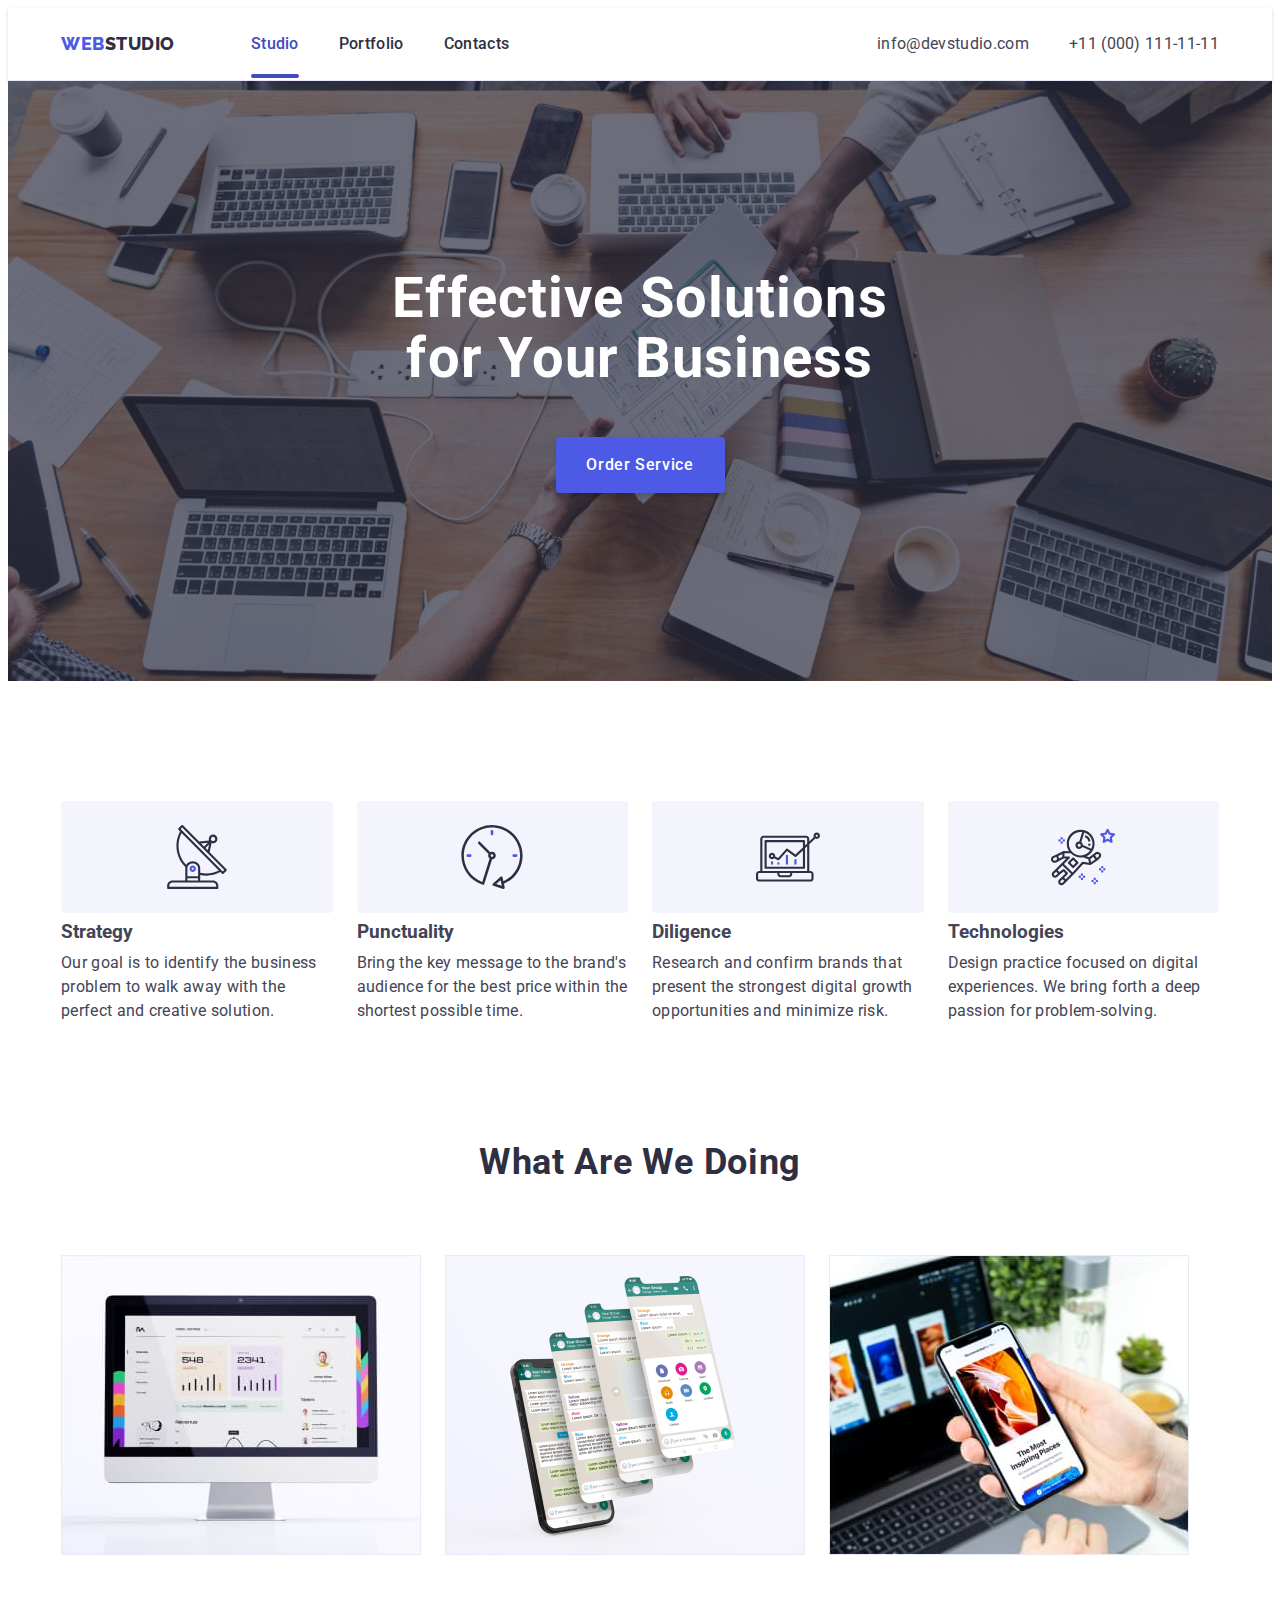
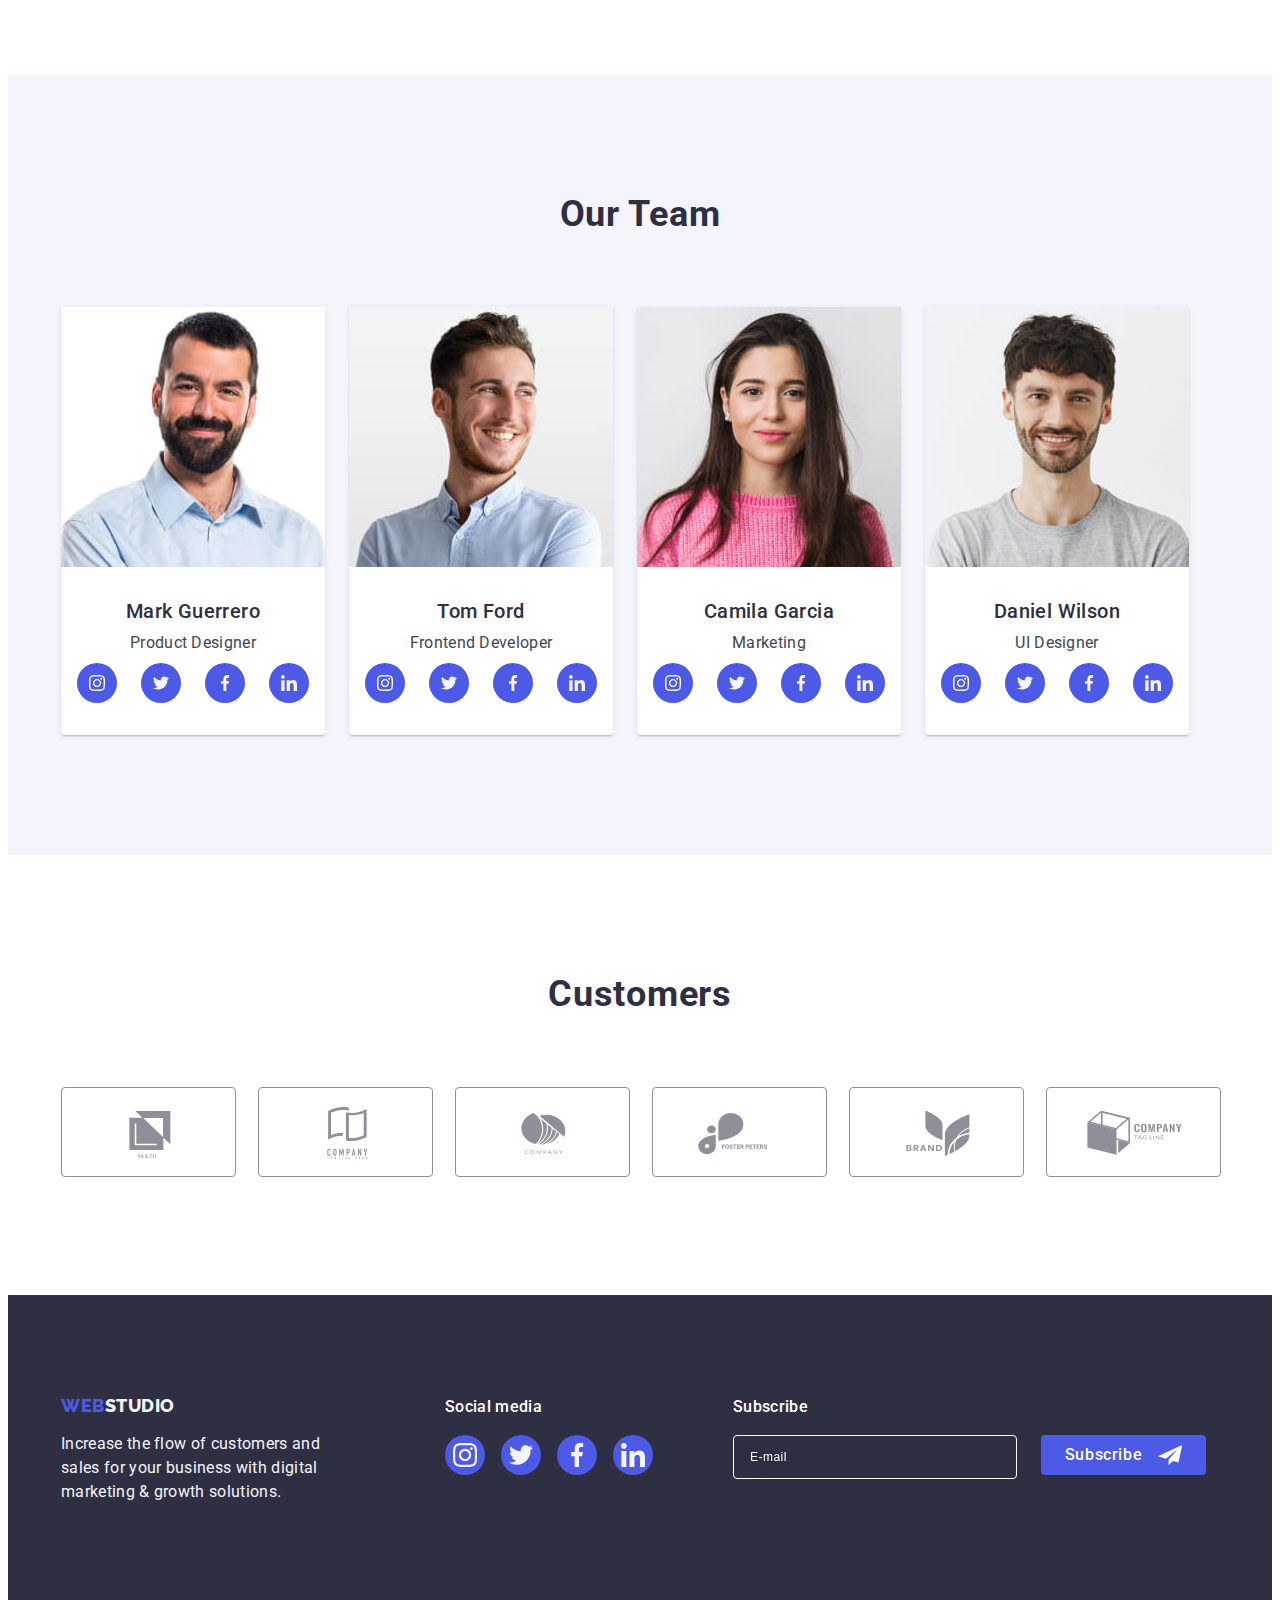
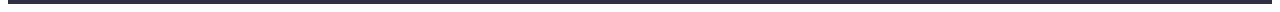
<file: index.html>
<!DOCTYPE html>
<html lang="en">

<head>
    <meta charset="UTF-8">
    <meta http-equiv="X-UA-Compatible" content="IE=edge">
    <meta name="viewport" content="width=device-width, initial-scale=1.0">
    <title>Document</title>
    <link rel="preconnect" href="https://fonts.googleapis.com">
    <link rel="preconnect" href="https://fonts.gstatic.com" crossorigin>
    <link
        href="https://fonts.googleapis.com/css2?family=Raleway:wght@800&family=Roboto:wght@400;500;700;900&display=swap"
        rel="stylesheet">

    <!------------------------MODERN-NORMALIZE------------------->

    <link rel="stylesheet" href="https://cdnjs.cloudflare.com/ajax/libs/modern-normalize/2.0.0/modern-normalize.min.css"
        integrity="sha512-4xo8blKMVCiXpTaLzQSLSw3KFOVPWhm/TRtuPVc4WG6kUgjH6J03IBuG7JZPkcWMxJ5huwaBpOpnwYElP/m6wg=="
        crossorigin="anonymous" referrerpolicy="no-referrer" />


    <link rel="stylesheet" href="./css/styles.css" />
</head>

<body>

    <!---------------------------- HEADER----------------->

    <header class="header">
        <div class="container header-container">
            <nav class="header-nav">
                <a class="header-logo link" href="./index.html">Web<span class="span">Studio</span></a>

                <ul class="header-list list">
                    <li><a class="header-link current link" href="./index.html">Studio</a></li>
                    <li><a class="header-link link" href="./portfolio.html">Portfolio</a></li>
                    <li><a class="header-link link" href="">Contacts</a></li>
                </ul>
            </nav>
            <address class="address">
                <ul class="address-list list">

                    <li><a class="address-link link" href="mailto:info@devstudio.com">info@devstudio.com</a>
                    </li>

                    <li><a class="address-link link" href="tel:+110001111111">+11 (000)
                            111-11-11</a></li>

                </ul>
            </address>
        </div>
    </header>

    <main>

        <!-------------------HERO---------------------->

        <section class="hero">
            <div class="container hero-container">
                <h1 class="hero-title">Effective Solutions for Your Business</h1>
                <button type="button" class="hero-button" data-modal-open>Order Service</button>
            </div>
        </section>


        <!---------------------------SECTION-TWO----------------->

        <section class="services">
            <div class="container">
                <h2 class="services-title-hidden">Services we provide</h2>
                <ul class="services-list list">
                    <li class="services-item">
                        <div class="services-icon-container"><svg class="services-item-icon" width="64" height="64">
                                <use href="./images/icons.svg#antenna"></use>
                            </svg></div>
                        <h3 class="services-title">Strategy</h3>
                        <p class="services-text">Our goal is to identify the business problem to walk away with the
                            perfect
                            and creative
                            solution.</p>

                    </li>
                    <li class="services-item">
                        <div class="services-icon-container"><svg class="services-item-icon" width="64" height="64">
                                <use href="./images/icons.svg#clock"></use>
                            </svg></div>
                        <h3 class="services-title">Punctuality</h3>
                        <p class="services-text">Bring the key message to the brand's audience for the best price within
                            the
                            shortest possible
                            time.</p>
                    </li>
                    <li class="services-item">
                        <div class="services-icon-container"><svg class="services-item-icon" width="64" height="64">
                                <use href="./images/icons.svg#diagram"></use>
                            </svg></div>
                        <h3 class="services-title">Diligence</h3>
                        <p class="services-text">Research and confirm brands that present the strongest digital growth
                            opportunities and
                            minimize risk.</p>
                    </li>
                    <li class="services-item">
                        <div class="services-icon-container"><svg class="services-item-icon" width="64" height="64">
                                <use href="./images/icons.svg#astronaut"></use>
                            </svg></div>
                        <h3 class="services-title">Technologies</h3>
                        <p class="services-text">Design practice focused on digital experiences. We bring forth a deep
                            passion for
                            problem-solving.</p>

                    </li>
                </ul>
            </div>
        </section>

        <!----------------------------SECTION-THREE------------------------->

        <section class="features">
            <div class="container">
                <h2 class="features-title">What Are We Doing</h2>

                <ul class="features-list list">

                    <li class="features-item"><img src="./images/rectangle1.jpg" width="360" alt="computer screen"></li>
                    <li class="features-item"><img src="./images/rectangle2.jpg" width="360" alt="mobile phone"></li>
                    <li class="features-item"><img src="./images/rectangle3.jpg" width="360"
                            alt="hand holding a mobile phone"></li>

                </ul>
            </div>
        </section>

        <!------------------------SECTION-FOUR------------------------------->
        <section class="team">
            <div class="container container-team">
                <h2 class="team-title">Our Team</h2>
                <ul class="team-list list">
                    <li class="team-item">
                        <img src="./images/man1.jpg" width="264" alt="employee">
                        <div class="member-text">
                            <h3 class="team-member">Mark Guerrero</h3>
                            <p class="team-text">Product Designer</p>
                            <ul class="team-soc-links list">
                                <li class="team-soc-links-item"><a href="" class="team-social-list-link">
                                        <svg class="team-social-list-icon" width="16" height="16">
                                            <use href="./images/icons.svg#insta"></use>
                                        </svg></a></li>
                                <li class="team-soc-links-item"><a href="" class="team-social-list-link">
                                        <svg class="team-social-list-icon" width="16" height="16">
                                            <use href="./images/icons.svg#twitter"></use>
                                        </svg></a></li>
                                <li class="team-soc-links-item"><a href="" class="team-social-list-link">
                                        <svg class="team-social-list-icon" width="16" height="16">
                                            <use href="./images/icons.svg#facebook"></use>
                                        </svg></a></li>
                                <li class="team-soc-links-item"><a href="" class="team-social-list-link">
                                        <svg class="team-social-list-icon" width="16" height="16">
                                            <use href="./images/icons.svg#linkedin"></use>
                                        </svg></a></li>
                            </ul>
                        </div>
                    </li>
                    <li class="team-item">
                        <img src="./images/man2.jpg" width="264" alt="employee">
                        <div class="member-text">
                            <h3 class="team-member">Tom Ford</h3>
                            <p class="team-text">Frontend Developer</p>
                            <ul class="team-soc-links list">
                                <li><a href="" class="team-social-list-link">
                                        <svg class="team-social-list-icon" width="16" height="16">
                                            <use href="./images/icons.svg#insta"></use>
                                        </svg></a></li>
                                <li class="team-soc-links-item"><a href="" class="team-social-list-link">
                                        <svg class="team-social-list-icon" width="16" height="16">
                                            <use href="./images/icons.svg#twitter"></use>
                                        </svg></a></li>
                                <li class="team-soc-links-item"><a href="" class="team-social-list-link">
                                        <svg class="team-social-list-icon" width="16" height="16">
                                            <use href="./images/icons.svg#facebook"></use>
                                        </svg></a></li>
                                <li class="team-soc-links-item"><a href="" class="team-social-list-link">
                                        <svg class="team-social-list-icon" width="16" height="16">
                                            <use href="./images/icons.svg#linkedin"></use>
                                        </svg></a></li>
                            </ul>
                        </div>
                    </li>
                    <li class="team-item">
                        <img src="./images/woman3.jpg" width="264" alt="employee">
                        <div class="member-text">
                            <h3 class="team-member">Camila Garcia</h3>
                            <p class="team-text">Marketing</p>
                            <ul class="team-soc-links list">
                                <li class="team-soc-links-item"><a href="" class="team-social-list-link">
                                        <svg class="team-social-list-icon" width="16" height="16">
                                            <use href="./images/icons.svg#insta"></use>
                                        </svg></a></li>
                                <li class="team-soc-links-item"><a href="" class="team-social-list-link">
                                        <svg class="team-social-list-icon" width="16" height="16">
                                            <use href="./images/icons.svg#twitter"></use>
                                        </svg></a></li>
                                <li class="team-soc-links-item"><a href="" class="team-social-list-link">
                                        <svg class="team-social-list-icon" width="16" height="16">
                                            <use href="./images/icons.svg#facebook"></use>
                                        </svg></a></li>
                                <li class="team-soc-links-item"><a href="" class="team-social-list-link">
                                        <svg class="team-social-list-icon" width="16" height="16">
                                            <use href="./images/icons.svg#linkedin"></use>
                                        </svg></a></li>
                            </ul>
                        </div>

                    </li>
                    <li class="team-item">
                        <img src="./images/man4.jpg" width="264" alt="employee">
                        <div class="member-text">
                            <h3 class="team-member">Daniel Wilson</h3>
                            <p class="team-text">UI Designer</p>
                            <ul class="team-soc-links list">
                                <li class="team-soc-links-item"><a href="" class="team-social-list-link">
                                        <svg class="team-social-list-icon" width="16" height="16">
                                            <use href="./images/icons.svg#insta"></use>
                                        </svg></a></li>
                                <li class="team-soc-links-item"><a href="" class="team-social-list-link">
                                        <svg class="team-social-list-icon" width="16" height="16">
                                            <use href="./images/icons.svg#twitter"></use>
                                        </svg></a></li>
                                <li class="team-soc-links-item"><a href="" class="team-social-list-link">
                                        <svg class="team-social-list-icon" width="16" height="16">
                                            <use href="./images/icons.svg#facebook"></use>
                                        </svg></a></li>
                                <li class="team-soc-links-item"><a href="" class="team-social-list-link">
                                        <svg class="team-social-list-icon" width="16" height="16">
                                            <use href="./images/icons.svg#linkedin"></use>
                                        </svg></a></li>
                            </ul>
                        </div>

                    </li>
                </ul>
            </div>
        </section>

        <!----------------------------CUSTOMERS----------------------------->
        <section class="customers">
            <div class="container">
                <h2 class="customers-title">Customers</h2>
                <ul class="customers-list list">
                    <li class="customers-list-item">
                        <a class="customers-link" href=""><svg class="customers-list-icon" width="104" height="56">
                                <use href="./images/icons.svg#icon1"></use>
                            </svg></a>
                    </li>
                    <li class="customers-list-item">
                        <a class="customers-link" href=""><svg class="customers-list-icon" width="104" height="56">
                                <use href="./images/icons.svg#icon2"></use>
                            </svg></a>
                    </li>
                    <li class="customers-list-item">
                        <a class="customers-link" href=""><svg class="customers-list-icon" width="104" height="56">
                                <use href="./images/icons.svg#icon3"></use>
                            </svg></a>
                    </li>
                    <li class="customers-list-item">
                        <a class="customers-link" href=""><svg class="customers-list-icon" width="104" height="56">
                                <use href="./images/icons.svg#icon4"></use>
                            </svg></a>
                    </li>
                    <li class="customers-list-item">
                        <a class="customers-link" href=""><svg class="customers-list-icon" width="104" height="56">
                                <use href="./images/icons.svg#icon5"></use>
                            </svg></a>
                    </li>
                    <li class="customers-list-item">
                        <a class="customers-link" href=""><svg class="customers-list-icon" width="104" height="56">
                                <use href="./images/icons.svg#icon6"></use>
                            </svg></a>
                    </li>
                </ul>
            </div>
        </section>
    </main>

    <!--------------------FOOTER------------------->

    <footer class="footer">
        <div class="footer-container container">
            <div class="footer-left">
                <a class="footer-logo link" href="./index.html">Web<span class="footer-span">Studio</span></a>
                <p class="footer-text">Increase the flow of customers and sales for your business with digital marketing
                    &
                    growth solutions.</p>
            </div>


            <div class="footer-right">
                <p class="footer-right-text">Social media</p>
                <ul class="footer-list-icons list">
                    <li class="footer-list-item"><a href="" class="footer-social-link">
                            <svg class="footer-social-icon" width="24" height="24">
                                <use href="./images/icons.svg#insta"></use>
                            </svg></a></li>

                    <li class="footer-list-item"><a href="" class="footer-social-link">
                            <svg class="footer-social-icon" width="24" height="24">
                                <use href="./images/icons.svg#twitter"></use>
                            </svg></a></li>

                    <li class="footer-list-item"><a href="" class="footer-social-link">
                            <svg class="footer-social-icon" width="24" height="24">
                                <use href="./images/icons.svg#facebook"></use>
                            </svg></a></li>

                    <li class="footer-list-item"><a href="" class="footer-social-link">
                            <svg class="footer-social-icon" width="24" height="24">
                                <use href="./images/icons.svg#linkedin"></use>
                            </svg></a></li>
                </ul>
            </div>
            <div class="footer-form-window">
                <p class="footer-form-paragraph">Subscribe</p>
                <form class="footer-form">
                    <label class="footer-form-label">
                        <input class="footer-form-input" name="email" type="email" placeholder="E-mail" />
                    </label>
                    <button type="submit" class="footer-form-btn">Subscribe
                        <svg class="footer-btn-icon" width="24" height="24">
                            <use href="./images/icons.svg#icon-send"></use>
                        </svg>
                    </button>


                </form>

            </div>
        </div>
    </footer>
    <!--==========================MODAL WINDOW====================================-->

    <div class="backdrop is-hidden" data-modal>
        <div class="modal">
            <button type="button" class="modal-close-btn" data-modal-close>
                <svg class="modal-close-btn-icon" width="8" height="8">
                    <use href="./images/icons.svg#close"></use>
                </svg>
            </button>


            <!--=========================---FORM---===================================-->

            <p class="form-title">Leave your contacts and we will call you back</p>

            <form class="modal-form">

                <div class="modal-window-items-wrapper">
                    <label for="user-name" class="form-label">Name</label>
                    <div class="modal-form-input-wrapper"><input type="text" id="user-name" name="user-name"
                            class="form-input" required />
                        <svg width="18" height="24" class="form-icons">
                            <use href="./images/icons.svg#person"></use>
                        </svg>
                    </div>
                </div>

                <div class="modal-window-items-wrapper"><label for="user-phone" class="form-label">Phone</label>

                    <div class="modal-form-input-wrapper"><input type="tel" id="user-phone" name="user-phone"
                            class="form-input" required />
                        <svg width="18" height="24" class="form-icons">
                            <use href="./images/icons.svg#tel"></use>
                        </svg>
                    </div>
                </div>

                <div class="modal-window-items-wrapper"><label for="user-email" class="form-label">Email</label>

                    <div class="modal-form-input-wrapper"><input type="email" id="user-email" name="user-email"
                            class="form-input" required />
                        <svg width="18" height="24" class="form-icons">
                            <use href="./images/icons.svg#letter"></use>
                        </svg>
                    </div>
                </div>

                <div class="modal-window-items-wrapper comments"><label for="user-comment"
                        class="form-label">Comment</label>

                    <textarea name="user-comment" id="user-comment" placeholder="Text input"
                        class="textarea"></textarea>
                </div>

                <div class="checkbox-wrapper">
                    <input id="user-privacy" type="checkbox" value="true" class="form-check visually-hidden"
                        name="user-privacy" />
                    <label for="user-privacy" class="check-desc">
                        <span class="label-checkbox-span">
                            <svg class="checkbox-pic" width="10" height="8">
                                <use href="./images/icons.svg#checkbox-icon"></use>
                            </svg>
                        </span>I accept the terms and conditions of the
                        <a href="" class="checkbox-link">Privacy Policy</a>
                    </label>
                </div>

                <button type="submit" class="form-submit-btn">Send</button>

            </form>
        </div>
    </div>
    <script src="./js/modal.js"></script>
</body>

</html>
</file>
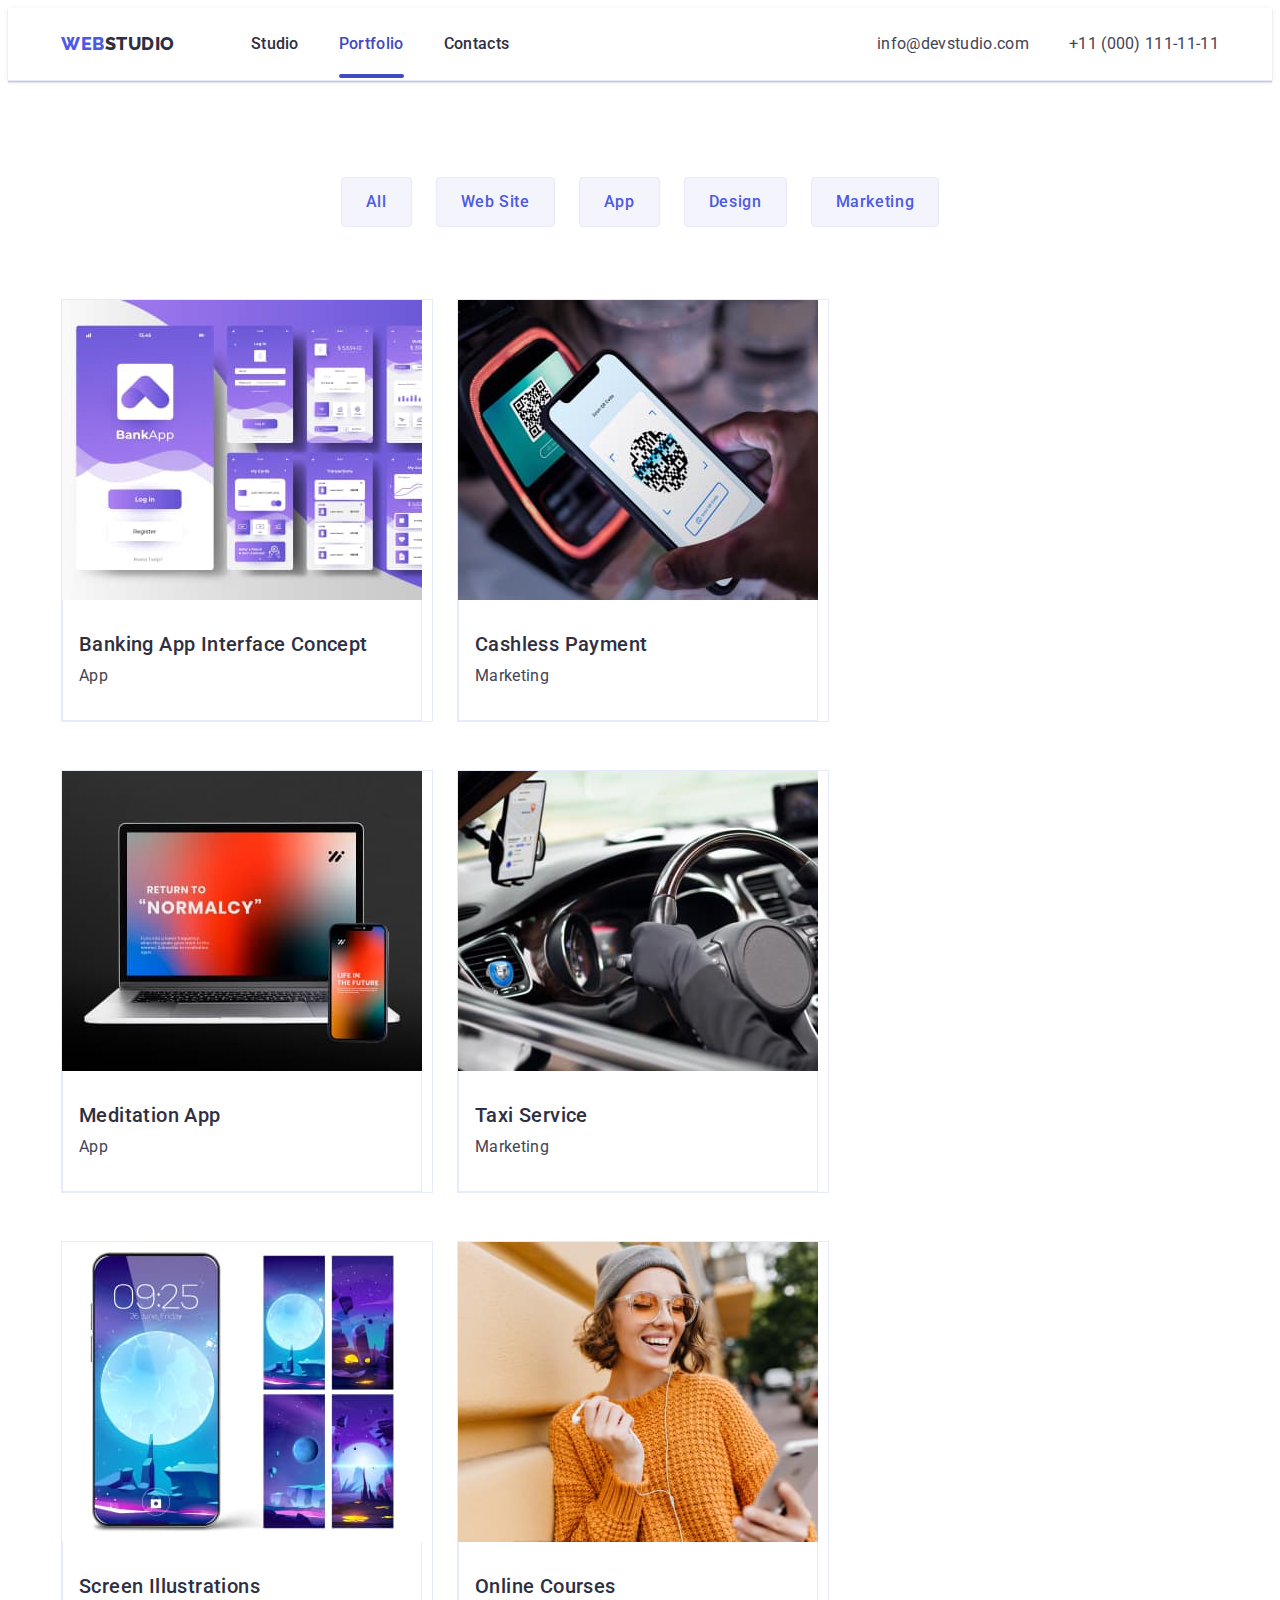
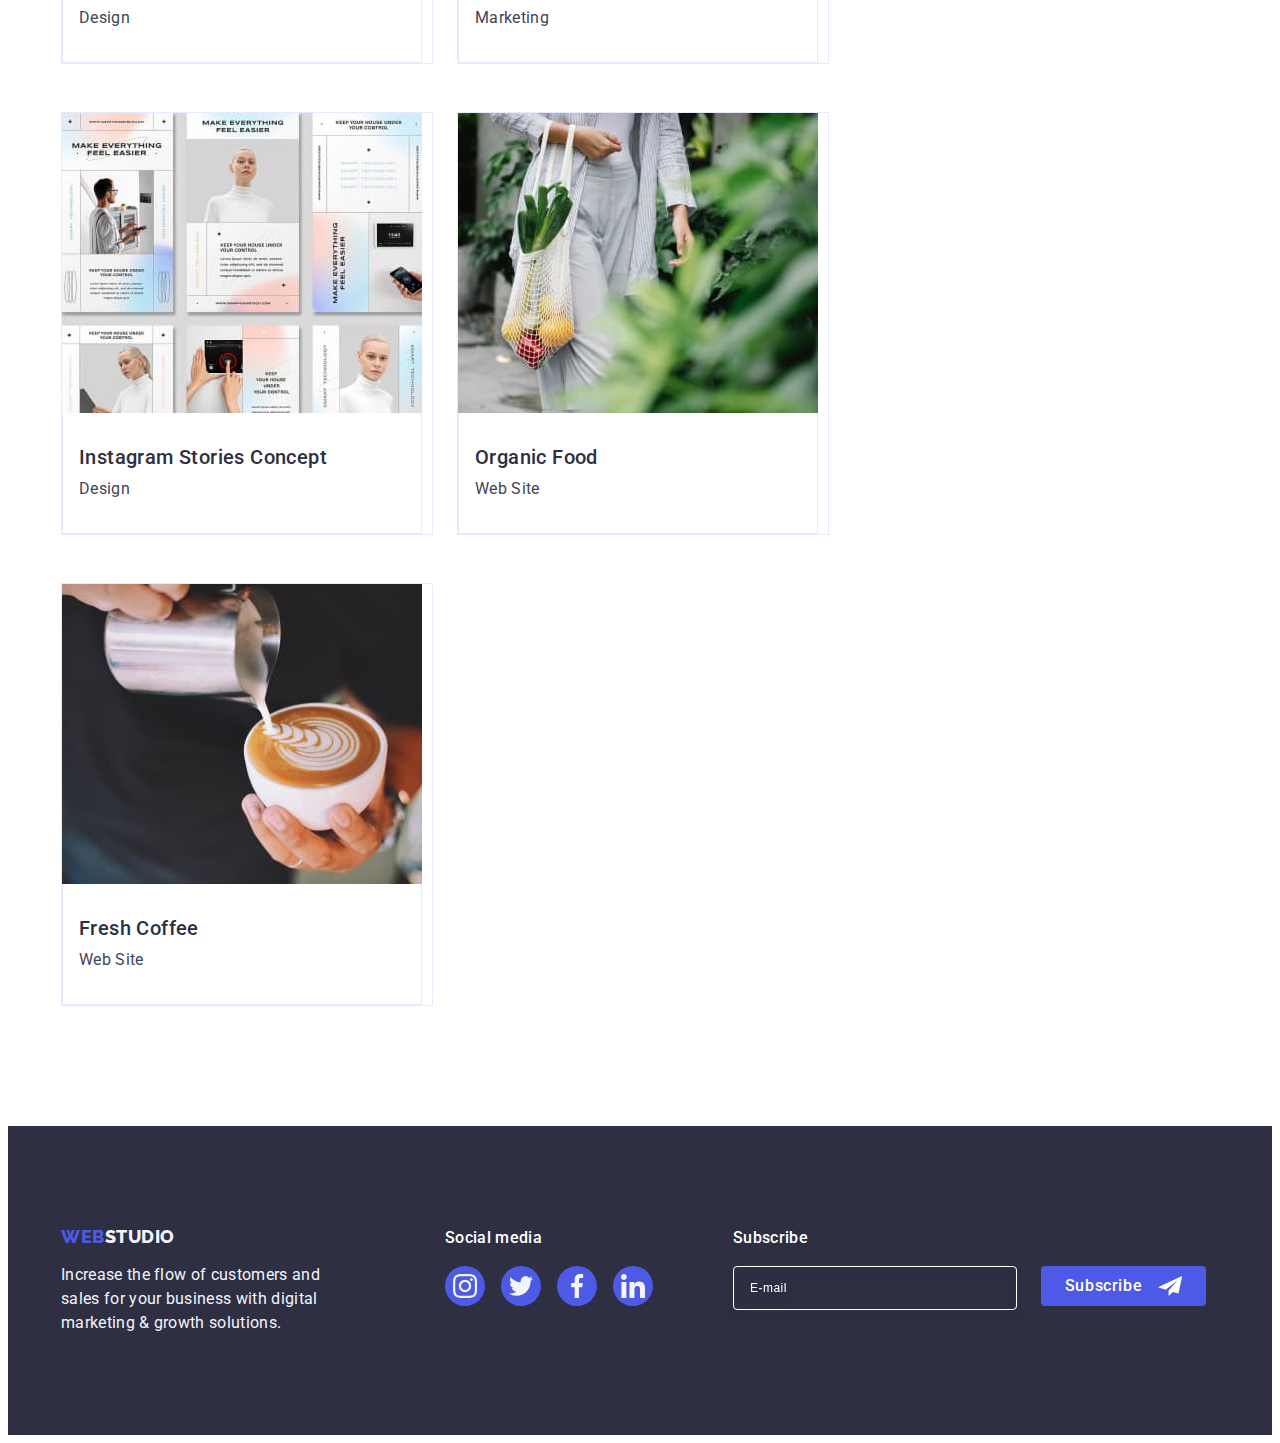
<file: portfolio.html>
<!DOCTYPE html>
<html lang="en">

<head>
    <meta charset="UTF-8">
    <meta http-equiv="X-UA-Compatible" content="IE=edge">
    <meta name="viewport" content="width=device-width, initial-scale=1.0">
    <title>Portfolio</title>
    <link rel="preconnect" href="https://fonts.googleapis.com">
    <link rel="preconnect" href="https://fonts.gstatic.com" crossorigin>
    <link
        href="https://fonts.googleapis.com/css2?family=Raleway:wght@800&family=Roboto:wght@400;500;700;900&display=swap"
        rel="stylesheet">

    <!----------NORMALIZE----------------->
    <link rel="stylesheet" href="https://cdnjs.cloudflare.com/ajax/libs/modern-normalize/2.0.0/modern-normalize.min.css"
        integrity="sha512-4xo8blKMVCiXpTaLzQSLSw3KFOVPWhm/TRtuPVc4WG6kUgjH6J03IBuG7JZPkcWMxJ5huwaBpOpnwYElP/m6wg=="
        crossorigin="anonymous" referrerpolicy="no-referrer" />

    <link rel="stylesheet" href="./css/styles.css" />
</head>

<!---------------------HEADER-------------------->


<header class="header">
    <div class="container header-container">
        <nav class="header-nav">
            <a class="header-logo link" href="./index.html">Web<span class="span">Studio</span></a>

            <ul class="header-list list">
                <li><a class="header-link link" href="./index.html">Studio</a></li>
                <li><a class="header-link current link" href="./portfolio.html">Portfolio</a></li>
                <li><a class="header-link link" href="">Contacts</a></li>
            </ul>
        </nav>
        <address class="address">
            <ul class="address-list list">

                <li><a class="address-link link" href="mailto:info@devstudio.com">info@devstudio.com</a>
                </li>

                <li><a class="address-link link" href="tel:+110001111111">+11 (000)
                        111-11-11</a></li>

            </ul>
        </address>
    </div>
</header>


<!---------------------MAIN-------------------->

<main>
    <section class="portfolio">
        <div class="container">

            <h1 hidden class="portfolio-title">Portfolio</h1>
            <ul class="portfolio-list list">
                <li><button type="button" class="portfolio-btn">All</button></li>
                <li><button type="button" class="portfolio-btn">Web Site</button></li>
                <li><button type="button" class="portfolio-btn">App</button></li>
                <li><button type="button" class="portfolio-btn">Design</button></li>
                <li><button type="button" class="portfolio-btn">Marketing</button></li>
            </ul>


            <ul class="gallery-list list">
                <li class="gallery-item"><a href="" class="gallery-link link">
                        <div class="overlay-wrapper"><img src="./images/banking.jpg" width="360" alt="Banking app">
                            <p class="overlay">14 Stylish and User-Friendly App Design Concepts · Task Manager App ·
                                Calorie
                                Tracker App · Exotic Fruit Ecommerce App · Cloud Storage App</p>
                        </div>
                        <div class="gallery-item-container">
                            <h2 class="gallery-title">Banking App Interface Concept</h2>
                            <p class="gallery-text">App</p>
                        </div>
                    </a>

                </li>
                <li class="gallery-item"><a href="" class="gallery-link link">
                        <div class="overlay-wrapper"><img src="./images/cashless-pay.jpg" width="360"
                                alt="Hand holding a mobile phone">
                            <p class="overlay">14 Stylish and User-Friendly App Design Concepts · Task Manager App ·
                                Calorie
                                Tracker App · Exotic Fruit Ecommerce App · Cloud Storage App</p>
                        </div>
                        <div class="gallery-item-container">
                            <h2 class="gallery-title">Cashless Payment</h2>
                            <p class="gallery-text">Marketing</p>
                        </div>
                    </a>
                </li>
                <li class="gallery-item"><a href="" class="gallery-link link">
                        <div class="overlay-wrapper"><img src="./images/meditation-app.jpg" width="360" alt="Laptop">
                            <p class="overlay">14 Stylish and User-Friendly App Design Concepts · Task Manager App ·
                                Calorie
                                Tracker App · Exotic Fruit Ecommerce App · Cloud Storage App</p>
                        </div>
                        <div class="gallery-item-container">
                            <h2 class="gallery-title">Meditation App</h2>
                            <p class="gallery-text">App</p>
                        </div>
                    </a>

                </li>
                <li class="gallery-item"><a href="" class="gallery-link link">
                        <div class="overlay-wrapper"><img src="./images/taxi.jpg" width="360" alt="Car">
                            <p class="overlay">14 Stylish and User-Friendly App Design Concepts · Task Manager App ·
                                Calorie
                                Tracker App · Exotic Fruit Ecommerce App · Cloud Storage App</p>
                        </div>
                        <div class="gallery-item-container">
                            <h2 class="gallery-title">Taxi Service</h2>
                            <p class="gallery-text">Marketing</p>
                        </div>
                    </a>
                </li>
                <li class="gallery-item"><a href="" class="gallery-link link">
                        <div class="overlay-wrapper"><img src="./images/screen.jpg" width="360" alt="Mobile phone">
                            <p class="overlay">14 Stylish and User-Friendly App Design Concepts · Task Manager App ·
                                Calorie
                                Tracker App · Exotic Fruit Ecommerce App · Cloud Storage App</p>
                        </div>
                        <div class="gallery-item-container">
                            <h2 class="gallery-title">Screen Illustrations</h2>
                            <p class="gallery-text">Design</p>
                        </div>
                    </a>
                </li>
                <li class="gallery-item"><a href="" class="gallery-link link">
                        <div class="overlay-wrapper"><img src="./images/online-courses.jpg" width="360"
                                alt="Smiling girl">
                            <p class="overlay">14 Stylish and User-Friendly App Design Concepts · Task Manager App ·
                                Calorie
                                Tracker App · Exotic Fruit Ecommerce App · Cloud Storage App</p>
                        </div>
                        <div class="gallery-item-container">
                            <h2 class="gallery-title">Online Courses</h2>
                            <p class="gallery-text">Marketing</p>
                        </div>
                    </a>
                </li>
                <li class="gallery-item"><a href="" class="gallery-link link">
                        <div class="overlay-wrapper"><img src="./images/instagram.jpg" width="360" alt="App layout">
                            <p class="overlay">14 Stylish and User-Friendly App Design Concepts · Task Manager App ·
                                Calorie
                                Tracker App · Exotic Fruit Ecommerce App · Cloud Storage App</p>
                        </div>
                        <div class="gallery-item-container">
                            <h2 class="gallery-title">Instagram Stories Concept</h2>
                            <p class="gallery-text">Design</p>
                        </div>
                    </a>
                </li>
                <li class="gallery-item"><a href="" class="gallery-link link">
                        <div class="overlay-wrapper"><img src="./images/organic-food.jpg" width="360"
                                alt="Food in a bag">
                            <p class="overlay">14 Stylish and User-Friendly App Design Concepts · Task Manager App ·
                                Calorie
                                Tracker App · Exotic Fruit Ecommerce App · Cloud Storage App</p>
                        </div>
                        <div class="gallery-item-container">
                            <h2 class="gallery-title">Organic Food</h2>
                            <p class="gallery-text">Web Site</p>
                        </div>
                    </a>
                </li>
                <li class="gallery-item"><a href="" class="gallery-link link">
                        <div class="overlay-wrapper"><img src="./images/fresh-coffee.jpg" width="360"
                                alt="Cup of coffee">
                            <p class="overlay">14 Stylish and User-Friendly App Design Concepts · Task Manager App ·
                                Calorie
                                Tracker App · Exotic Fruit Ecommerce App · Cloud Storage App</p>
                        </div>
                        <div class="gallery-item-container">
                            <h2 class="gallery-title">Fresh Coffee</h2>
                            <p class="gallery-text">Web Site</p>
                        </div>
                    </a>
                </li>
            </ul>
        </div>
    </section>

</main>


<!-------------------FOOTER--------------------->

<footer class="footer">
    <div class="footer-container container">
        <div class="footer-left">
            <a class="footer-logo link" href="./index.html">Web<span class="footer-span">Studio</span></a>
            <p class="footer-text">Increase the flow of customers and sales for your business with digital marketing
                &
                growth solutions.</p>
        </div>


        <div class="footer-right">
            <p class="footer-right-text">Social media</p>
            <ul class="footer-list-icons list">
                <li class="footer-list-item"><a href="" class="footer-social-link">
                        <svg class="footer-social-icon" width="24" height="24">
                            <use href="./images/icons.svg#insta"></use>
                        </svg></a></li>

                <li class="footer-list-item"><a href="" class="footer-social-link">
                        <svg class="footer-social-icon" width="24" height="24">
                            <use href="./images/icons.svg#twitter"></use>
                        </svg></a></li>

                <li class="footer-list-item"><a href="" class="footer-social-link">
                        <svg class="footer-social-icon" width="24" height="24">
                            <use href="./images/icons.svg#facebook"></use>
                        </svg></a></li>

                <li class="footer-list-item"><a href="" class="footer-social-link">
                        <svg class="footer-social-icon" width="24" height="24">
                            <use href="./images/icons.svg#linkedin"></use>
                        </svg></a></li>
            </ul>
        </div>
        <div class="footer-form-window">
            <p class="footer-form-paragraph">Subscribe</p>
            <form class="footer-form">
                <label class="footer-form-label">
                    <input class="footer-form-input" name="email" type="email" placeholder="E-mail" />
                </label>
                <button type="submit" class="footer-form-btn">Subscribe
                    <svg class="footer-btn-icon" width="24" height="24">
                        <use href="./images/icons.svg#icon-send"></use>
                    </svg>
                </button>


            </form>

        </div>
    </div>
</footer>
</body>

</html>
</file>
<file: css/styles.css>
.link { 
    text-decoration: none;
}
.list {

list-style: none;
}

:root {
--bg-color: #ffffff;
--link-color: #2e2f42;
--title-color: #2e2f42;
--bg-btn-color: #F4F4FD;
--portfolio-btn-border-color: #e7e9fc;
--icon-color: #8e8f99;
--paragraph-color: #FFFFFF;
--soc-icons-color:#f4f4fd;
}
/*------------INDEX----------*/

.container {
        width: 1158px;
        padding-left: 15px;
        padding-right: 15px;
        margin: 0 auto;
}
h1,h2,h3,h4,h5,h6,p {
        margin-top: 0;
        margin-bottom: 0;
}
ul,ol {
        margin-top: 0;
        margin-bottom: 0;
        padding-left: 0;
}

img {
        display: block;
}

body {
        font-family: 'Roboto', sans-serif;
        color: #434455;
        background: var(--bg-color);
    
}

.span { 
        font-family: 'Raleway', sans-serif;
        font-style: normal;
        font-weight: 800;
        font-size: 18px;
        line-height: 1.17;
        letter-spacing: 0.03em;
        text-transform: uppercase;
        color: #2E2F42;
}

.header {
        height: 72px;
        border-bottom: 1px solid #e7e9fc;
        box-shadow: 0px 2px 1px rgba(46, 47, 66, 0.08),
                0px 1px 1px rgba(46, 47, 66, 0.16),
                0px 1px 6px rgba(46, 47, 66, 0.08);
        
       
}
.header-logo {

        font-family: 'Raleway', sans-serif;
        font-style: normal;
        font-weight: 800;
        font-size: 18px;
        line-height: 1.17;
        letter-spacing: 0.03em;
        text-transform: uppercase;
        color: #4D5AE5;
        margin-right: 76px;
}

.header-list {
        display: flex;
        gap: 40px; 
}

.header-nav {
        display: flex;
        align-items: center;     

}

.header-container {
        display: flex;
      
}


.header-link {
        position:relative;
        font-weight: 500;
        font-size: 16px;
        line-height: 1.5;
        letter-spacing: 0.02em;
        color: var(--link-color);
        transition: color 250ms cubic-bezier(0.4, 0, 0.2, 1);
        padding: 24px 0;
       
}
.current {
        position: relative;
        color: #404bbf;
}


.current::after {
        
        position: absolute;
        left: 0;
        bottom: -1px;
        width: 100%;
        height: 4px;
        background: #404BBF;
        border-radius: 2px;
        content: "";    
        margin: 0 auto;
        
}

.header-link:hover::after{
        display: block;
}
.address {
        font-style: normal;
        margin-left: auto;
        padding: 24px 0;
}

.address-list {
        display: flex;
        gap: 40px;
        
}
.address-link {
        
        font-weight: 400;
        font-size: 16px;
        line-height: 1.5;
        letter-spacing: 0.02em;
        color: #434455;
        transition: color 250ms cubic-bezier(0.4, 0, 0.2, 1);
}
.address-link:hover,
.address-link:focus {
        color: #404bbf;
}

.hero {
        
        max-width: 1440px;
        margin: 0 auto;
        background-image: linear-gradient(rgba(46, 47, 66, 0.7), rgba(46, 47, 66, 0.7)),
        url(../images/People-office.jpg);
        background-size: cover;
        background-repeat: no-repeat;
        background-position: center;
        padding: 188px 0;
        
}

.hero-container {
        display: flex;
        flex-direction: column;
        align-items: center;
        
}
.hero-title {
        max-width: 496px;
        font-weight: 700;
        font-size: 56px;
        line-height: 1.07;
        text-align: center;
        letter-spacing: 0.02em;
        color: #FFFFFF;
        width: 496px;
        
        
}
.hero-button {
        min-width: 169px;
        height: 56px;
        font-family: "Roboto", sans-serif;
        font-weight: 500;
        font-size: 16px;
        line-height: 1.5;
        letter-spacing: 0.04em;
        color: #FFFFFF;
        background: #4D5AE5;
        cursor: pointer;
        border-radius: 4px;
        margin-top: 48px;
        box-shadow: 0px 4px 4px rgba(0, 0, 0, 0.15);
        border: none;
        transition: background-color 250ms cubic-bezier(0.4, 0, 0.2, 1);
        
}

.hero-button:hover,
.hero-button:focus {
        background-color: #404BBF;
}


.services {
       
        padding: 120px 0;
}

.services-title-hidden {
   
        font-weight: 500;
        font-size: 20px;
        line-height: 1.2;
        letter-spacing: 0.02em;
        color: var(--title-color);
        position: absolute;
        width: 1px;
        height: 1px;
        margin: -1px;
        border: 0;
        padding: 0;
        white-space: nowrap;
        clip-path: inset(100%);
        clip: rect(0 0 0 0);
        overflow: hidden;
                }

.services-title {

        margin-bottom: 8px;
        
}



.services-list {
        display: flex;
        gap: 24px;
}


.services-icon-container{

        display: flex;
        align-items: center;
        justify-content: center;
        height: 112px;
        background-color: #f4f4fd;
        border-radius: 4px;
        margin-bottom: 8px;

}


.services-text { 
    
        font-weight: 400;
        font-size: 16px;
        line-height: 1.5;
        letter-spacing: 0.02em;
        color: #434455;
}
.services-item {
        width: calc((100% - 72px) / 4);
}


/*-------------------------SECTION-THREE-----------------*/

.features {
        padding-bottom: 120px
}
.features-title {
   
        font-weight: 700;
        font-size: 36px;
        line-height: 1.11;
        letter-spacing: 0.02em;
        text-align: center;
        text-transform: capitalize;
        color: var(--title-color);
        margin-bottom: 72px;
}


.features-list {
        display: flex;
        gap: 24px;
}

/*-----------------------------SECTION-FOUR--------------------*/
.team {
       
        padding: 120px 0;
        background-color: #F4F4FD
}


.team-item {
        width: calc (100% - 72px) / 4;
        background-color: #FFFFFF;
        border-radius: 0px 0px 4px 4px;
        box-shadow: 0px 1px 6px rgba(46, 47, 66, 0.08), 
        0px 1px 1px rgba(46, 47, 66, 0.16), 
        0px 2px 1px rgba(46, 47, 66, 0.08);
}

.member-text {
        padding: 32px 16px;
        display: flex;
        flex-direction: column;
        align-items: center;
}

.team-title {
    
        font-weight: 700;
        font-size: 36px;
        line-height: 1.11;
        letter-spacing: 0.02em;
        text-align: center;
        text-transform: capitalize;
        color: var(--title-color);
        margin-bottom: 72px;
       
}


.team-list {
        display: flex;
        gap:24px;
          
}

.team-member {
        
        font-weight: 500;
        font-size: 20px;
        line-height: 1.2;
        letter-spacing: 0.02em;
        color: var(--title-color);
        text-align: center;
        margin-bottom: 8px;

}
.team-text {
   
        font-weight: 400;
        font-size: 16px;
        line-height: 1.5;
        letter-spacing: 0.02em;
        color: #434455;
        text-align: center;
}
.team-social-list-link {
        display: flex;
        justify-content: center;
        align-items: center;
        width: 40px;
        height: 40px;
        border-radius: 50%;
        background-color: #4D5AE5;
        transition: background-color 250ms cubic-bezier(0.4, 0, 0.2, 1);
        
}

.team-social-list-link:hover,
.team-social-list-link:focus {
        background-color: #404bbf;
}

.team-social-list-icon {
        fill: var(--soc-icons-color);
}
.team-soc-links {
        display: flex;
        gap: 24px;
        margin-top: 8px;
        justify-content: center;
}


/*-------------------------CUSTOMERS------------------*/
.customers {
        padding: 120px 0;
}
.customers-title{

                font-weight: 700;
                font-size: 36px;
                line-height: 1.11;
                text-align: center;
                letter-spacing: 0.02em;
                text-transform: capitalize;
                margin-bottom: 72px;
                color: var(--title-color)
}

.customers-list {
        display: flex;
        justify-content: center;
        gap: 24px;
       
}

.customers-list-item {

        height: 88px;
        width: calc((100% - 120px) / 6);
}

.customers-link {
        width: 100%;
        height: 100%;
        border: 1px solid #8e8f99;
        border-radius: 4px;
        display: flex;
        align-items: center;
        justify-content: center;
        color: var(--icon-color);
        transition: color 250ms cubic-bezier(0.4, 0, 0.2, 1),
        border-color 250ms cubic-bezier(0.4, 0, 0.2, 1);
}

.customers-list-icon{
        fill: currentColor;
}

.customers-link:hover,
.customers-link:focus{
        border-color: #404bbf;
        color: #404bbf;
}


/*-----------------------------FOOTER--------------------*/

.footer{
        background: #2E2F42;
        padding: 100px 0;
}
.footer-container {

        display: flex;
        align-items: baseline;
}
.footer-left {
        margin-right: 120px;
}

.footer-right-text {

        font-weight: 500;
        font-size: 16px;
        line-height: 1.5;
        letter-spacing: 0.02em;
        color: var(--paragraph-color);
        margin-bottom: 16px;
}

.footer-logo {
        font-family: 'Raleway', sans-serif;
        font-weight: 800;
        font-size: 18px;
        line-height: 1.17;
        align-items: center;
        letter-spacing: 0.03em;
        text-transform: uppercase;
        color: #4D5AE5;
        display: inline-block;
        margin-bottom: 16px;
}
.footer-text {
    
        font-weight: 400;
        font-size: 16px;
        line-height: 1.5;
        letter-spacing: 0.02em;
        color: #F4F4FD;
        width: 264px;
}
.footer-span {
        font-family: 'Raleway', sans-serif;
        font-style: normal;
        font-weight: 800;
        font-size: 18px;
        line-height: 1.17;
        letter-spacing: 0.03em;
        text-transform: uppercase;
        color: #F4F4FD;
}
.footer-social-link{

        display: flex;
        justify-content: center;
        align-items: center;
        width: 100%;
        height: 100%;
        border-radius: 50%;
        background-color: #4D5AE5;
        transition: background-color 250ms cubic-bezier(0.4, 0, 0.2, 1);
}

.footer-social-link:hover,
.footer-social-link:focus {
        background-color: #31d0aa;
}


.footer-list-icons {
        display: flex;
        gap: 16px;
        margin-top: 16px;
}
.footer-list-item {
        width: 40px;
        height: 40px;
}
.footer-social-icon{
        fill: var(--soc-icons-color);
}

.footer-form-window{
        margin-left: 80px;
}
.footer-form-paragraph {
        margin-bottom: 16px;
        font-weight: 500;
        font-size: 16px;
        line-height: 1.5;
        letter-spacing: 0.02em;
        color: #ffffff;
}

.footer-form{
        display: flex;
        gap: 24px;
}
.footer-form-input {
        width: 264px;
        height: 40px;
        border: 1px solid #ffffff;
        background-color: transparent;
        font-size: 12px;
        line-height: 1.5;
        letter-spacing: 0.04em;
        padding-left: 16px;
        filter: drop-shadow(0px 4px 4px rgba(0, 0, 0, 0.15));
        border-radius: 4px;
        color: #ffffff;
}

.footer-form-input::placeholder {
        color: #ffffff;
}
.footer-form-btn{
        display: flex;
        min-width: 165px;
        height: 40px;
        justify-content: center;
        align-items: center;
        font-family: 'Roboto', sans-serif;
        font-size: 16px;
        font-weight: 500;
        line-height: 1.5;
        letter-spacing: 0.04em;
        color: #ffffff;
        cursor: pointer;
        background-color: #4D5AE5;
        border: none;
        border-radius: 4px;
}
.footer-btn-icon {
        margin-left: 16px;
        fill: #FFFFFF;
}

/*------------PORTFOLIO----------------------------------*/


.portfolio {
        padding: 96px 0 120px;
}
/*-------------------------BUTTONS------------*/

.portfolio-btn {
        font-family: "Roboto", sans-serif;
        font-weight: 500;
        font-size: 16px;
        line-height: 1.5;
        letter-spacing: 0.04em;
        color: #4D5AE5;
        border: 1px solid var(--portfolio-btn-border-color);
        background-color: var(--bg-btn-color);
        cursor: pointer;
        border-radius: 4px;
        padding: 12px 24px;
        transition: background-color 250ms cubic-bezier(0.4, 0, 0.2, 1), 
        color 250ms cubic-bezier(0.4, 0, 0.2, 1), 
        border-color 250ms cubic-bezier(0.4, 0, 0.2, 1),
        box-shadow 250ms cubic-bezier(0.4, 0, 0.2, 1);
               
}

.portfolio-btn:hover,
.portfolio-btn:focus {

        color: #FFFFFF;
        background-color: #404BBF;
        border: 1px solid transparent;
        box-shadow: 0px 3px 1px rgba(0, 0, 0, 0.1),
                0px 2px 1px rgba(0, 0, 0, 0.08),
                0px 2px 2px rgba(0, 0, 0, 0.12);
}

.portfolio-list {
        display: flex;
        justify-content: center;
        gap: 24px;
        margin-bottom: 72px;
}

.gallery-list {
        display: flex;
        flex-wrap: wrap;
        gap: 48px 24px;
        
}

.gallery-title {
    
        font-weight: 500;
        font-size: 20px;
        line-height: 1.2;
        letter-spacing: 0.02em;
        color: var(--title-color);
        margin-bottom: 8px;  
}

.gallery-text {
  
        font-weight: 400;
        font-size: 16px;
        line-height: 1.5;
        letter-spacing: 0.02em;
        color: #434455;
        margin-left:auto;      
}

.gallery-link{
        display: block;
        width: 360px;
        transition: box-shadow 250ms cubic-bezier(0.4, 0, 0.2, 1);
}
.gallery-link:hover,
.gallery-link:focus{
        box-shadow: 0px 1px 6px rgba(46, 47, 66, 0.08),
                0px 1px 1px rgba(46, 47, 66, 0.16),
                0px 2px 1px rgba(46, 47, 66, 0.08);
}
.gallery-item {
        border: 1px solid #E7E9FC;
        width: calc((100% - 48px) / 3);
}
.gallery-item-container {
        padding: 32px 16px;
        border: 1px solid #e7e9fc;
        border-top: none;
}
.overlay {
        position: absolute;
        background-color: #4D5AE5;
        font-size: 16px;
        line-height: 1.5;
        letter-spacing: 0.02em;
        color: #F4F4FD;
        padding: 40px 32px;
        width: 100%;
        height: 100%;
        left: 0;
        top: 0;
        transform: translate(0, 100%);
        transition: transform 250ms cubic-bezier(0.4, 0, 0.2, 1);
}

.overlay-wrapper {
        position: relative;
        overflow: hidden;
}
.gallery-link:hover .overlay,
.gallery-link:focus .overlay {
        transform: translate(0, 0);
}

/*===================MODAL WINDOW========================*/ 
/*===================MODAL WINDOW========================*/

.backdrop {
        position: fixed;
        top: 0;
        left: 0;
        z-index: 100;
        width: 100%;
        height: 100%;
        background-color: rgba(46, 47, 66, 0.4);
        transition: opacity 250ms cubic-bezier(0.4, 0, 0.2, 1),
                visibility 250ms cubic-bezier(0.4, 0, 0.2, 1);
}

.modal {
        position: absolute;
        top: 50%;
        left: 50%;
        transform: translate(-50%, -50%);
        width: 408px;
        min-height: 584px;
        padding: 72px 24px 24px 24px;
        background-color: #fcfcfc;
        box-shadow: 0px 1px 1px rgba(0, 0, 0, 0.14),
                0px 1px 3px rgba(0, 0, 0, 0.12),
                0px 2px 1px rgba(0, 0, 0, 0.2);
        border-radius: 4px;
        transition: transform 250ms cubic-bezier(0.4, 0, 0.2, 1);
}

.modal-close-btn {
        position: absolute;
        top: 24px;
        right: 24px;
        padding: 0;
        display: flex;
        justify-content: center;
        align-items: center;
        width: 24px;
        height: 24px;
        cursor: pointer;
        border-radius: 50%;
        background-color: #E7E9FC;
        border: 1px solid rgba(0, 0, 0, 0.1);
        transition: background-color 250ms cubic-bezier(0.4, 0, 0.2, 1),
                border 250ms cubic-bezier(0.4, 0, 0.2, 1);
}

.modal-close-btn-icon {
        fill: #2E2F42;
        transition: fill 250ms cubic-bezier(0.4, 0, 0.2, 1);
}

.modal-close-btn:hover,
.modal-close-btn:focus {

        background: #404BBF;
        filter: drop-shadow(0px 4px 4px rgba(0, 0, 0, 0.25));
        border: none;

}

.modal-close-btn:hover .modal-close-btn-icon,
.modal-close-btn:focus .modal-close-btn-icon {
        fill: #FFFFFF;

}

.backdrop.is-hidden {
        opacity: 0;
        visibility: hidden;
        pointer-events: none;
}

.form-title {
        text-align: center;
        font-weight: 500;
        font-size: 16px;
        line-height: 1.5;
        letter-spacing: 0.02em;
        margin-bottom: 16px;
        color: var(--title-color);
}

.modal-window-items-wrapper {

        margin-bottom: 8px;
}
.comments {
        margin-bottom: 16px;
}
.form-label {
        display: block;
        font-size: 12px;
        line-height: 1.17;
        letter-spacing: 0.04em;
        color: #8E8F99;
        margin-bottom: 4px;
}


.form-input {
        width: 360px;
        height: 40px;
        padding-left: 38px;
        border: 1px solid rgba(46, 47, 66, 0.4);
        border-radius: 4px;
        outline: transparent;
        background-color: transparent;
        transition: border-color 250ms cubic-bezier(0.4, 0, 0.2, 1);

}

.textarea {
        height: 120px;
        width: 360px;
        font-size: 12px;
        line-height: 1.17;
        letter-spacing: 0.04em;
        color: rgba(46, 47, 66, 0.4);
        background-color: transparent;
        padding: 8px 16px;
        outline: transparent;
        border: 1px solid rgba(46, 47, 66, 0.4);
        border-radius: 4px;
        resize: none;
        transition: border-color 250ms cubic-bezier(0.4, 0, 0.2, 1);
}


.textarea:focus {
        outline: none;
        border-color: #4D5AE5;
}

.form-icons {
        display: block;
        position: absolute;
        top: 50%;
        left: 16px;
        transform: translateY(-50%);
        transition: fill 250ms cubic-bezier(0.4, 0, 0.2, 1);

}

.form-input:focus {
        outline: none;
        border-color: #4D5AE5;
}

.form-input:focus +.form-icons {
        fill: #4D5AE5;
}



.check-desc {
       
        font-size: 12px;
        line-height: 1.17;
        letter-spacing: 0.04em;
        color: #8E8F99;  
}


.modal-form-input-wrapper {
        position: relative;
}

.checkbox-wrapper {
        margin-bottom: 24px;
}

.form-submit-btn {
        display: block;
        margin: 0 auto;
        min-width: 169px;
        height: 56px;
        font-weight: 500;
        line-height: 1.5;
        letter-spacing: 0.04em;
        color: #ffffff;
        cursor: pointer;
        background-color: #4D5AE5;
        border: none;
        border-radius: 4px;
        transition: background-color 250ms cubic-bezier(0.4, 0, 0.2, 1);
}

.form-submit-btn:hover {
        outline: none;
        background-color: #404BBF;
}

.form-submit-btn:focus {
        outline: none;
        background-color: #404BBF;
}

.visually-hidden {

        position: absolute;
        width: 1px;
        height: 1px;
        margin: -1px;
        border: 0;
        padding: 0;
        clip: rect(0 0 0 0);
        overflow: hidden;
}

.label-checkbox-span {
        display: inline-flex;
        align-items: center;
        justify-content: center;
        margin-right: 8px;
        fill: transparent;
        width: 16px;
        height: 16px;
        border: 1px solid rgba(46, 47, 66, 0.4);
        border-radius: 2px;
        transition: background-color 250ms cubic-bezier(0.4, 0, 0.2, 1), 
        border 250ms cubic-bezier(0.4, 0, 0.2, 1), 
        fill 250ms cubic-bezier(0.4, 0, 0.2, 1);
}

.form-check:checked + .check-desc span {

        background-color: #404bbf;
        border: none;
        fill: #F4F4FD;
}

.checkbox-link {
        color: #4d5ae5;
}
</file>
